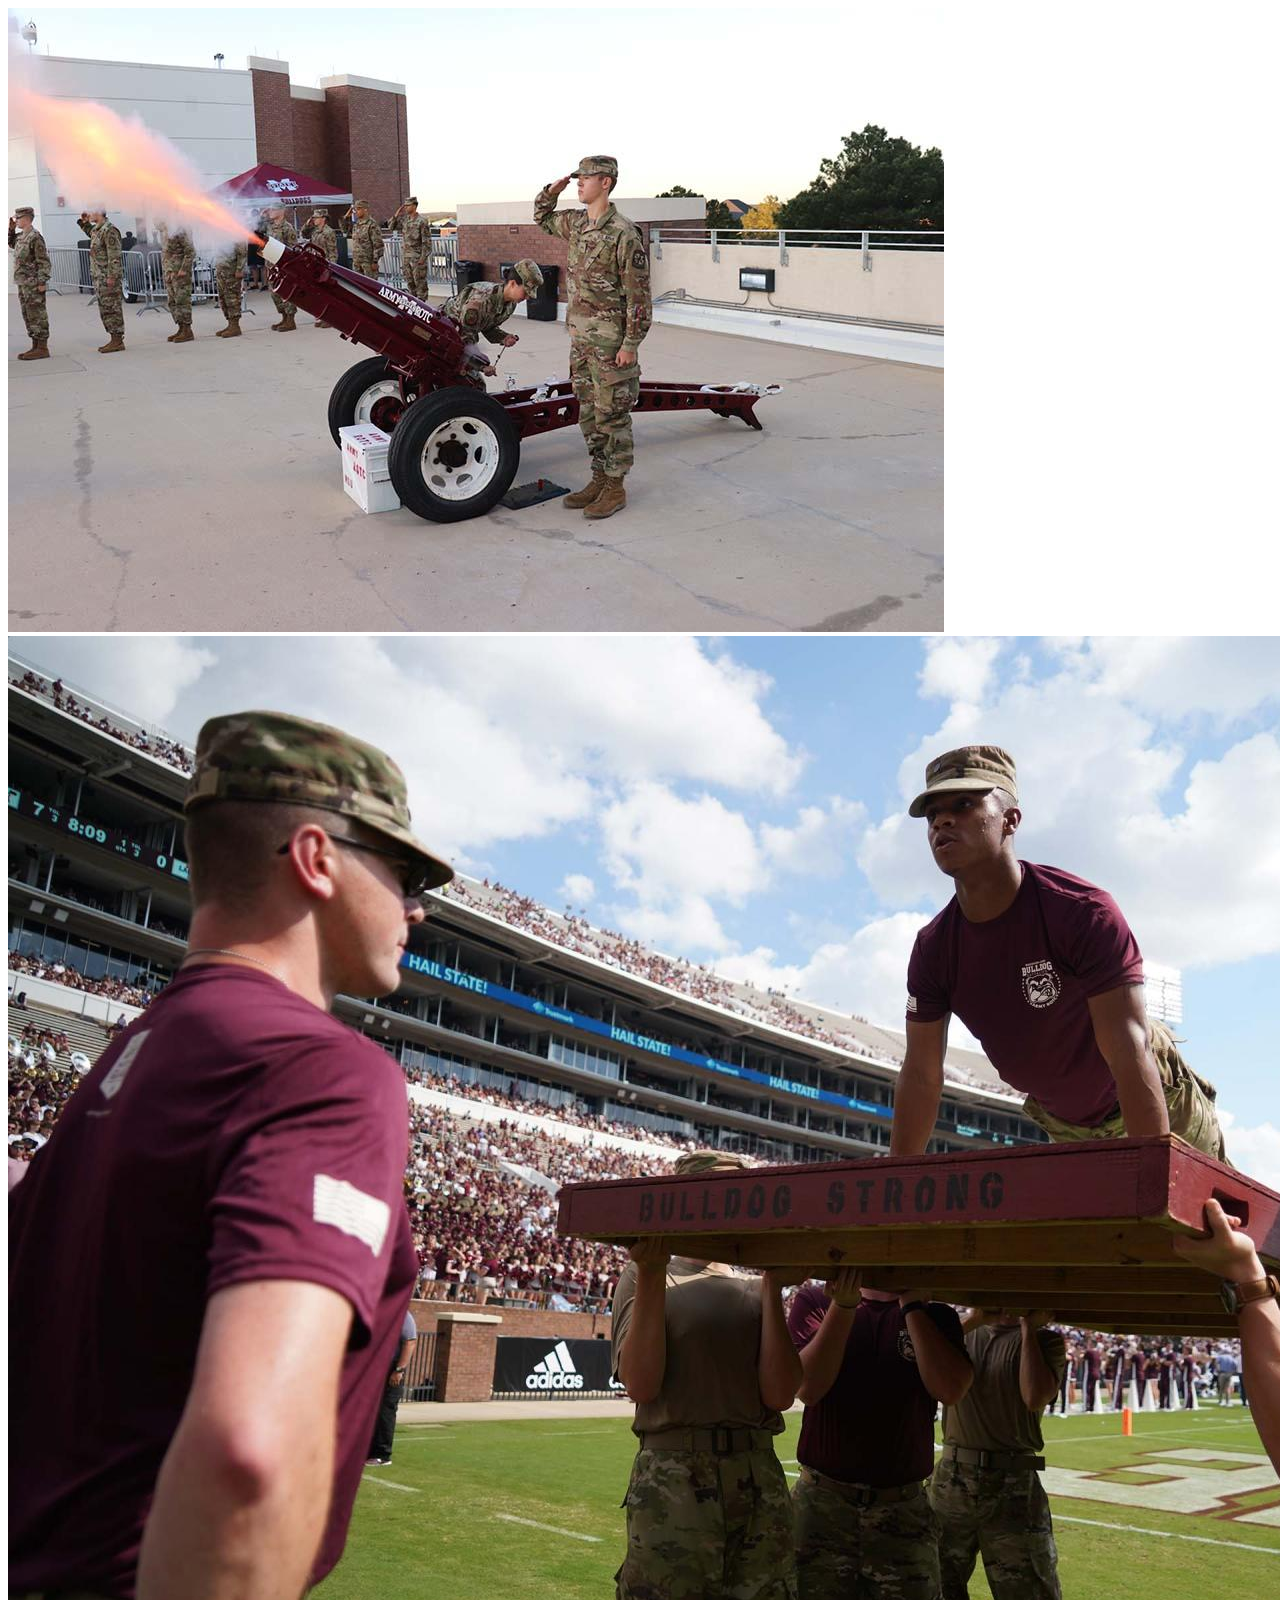
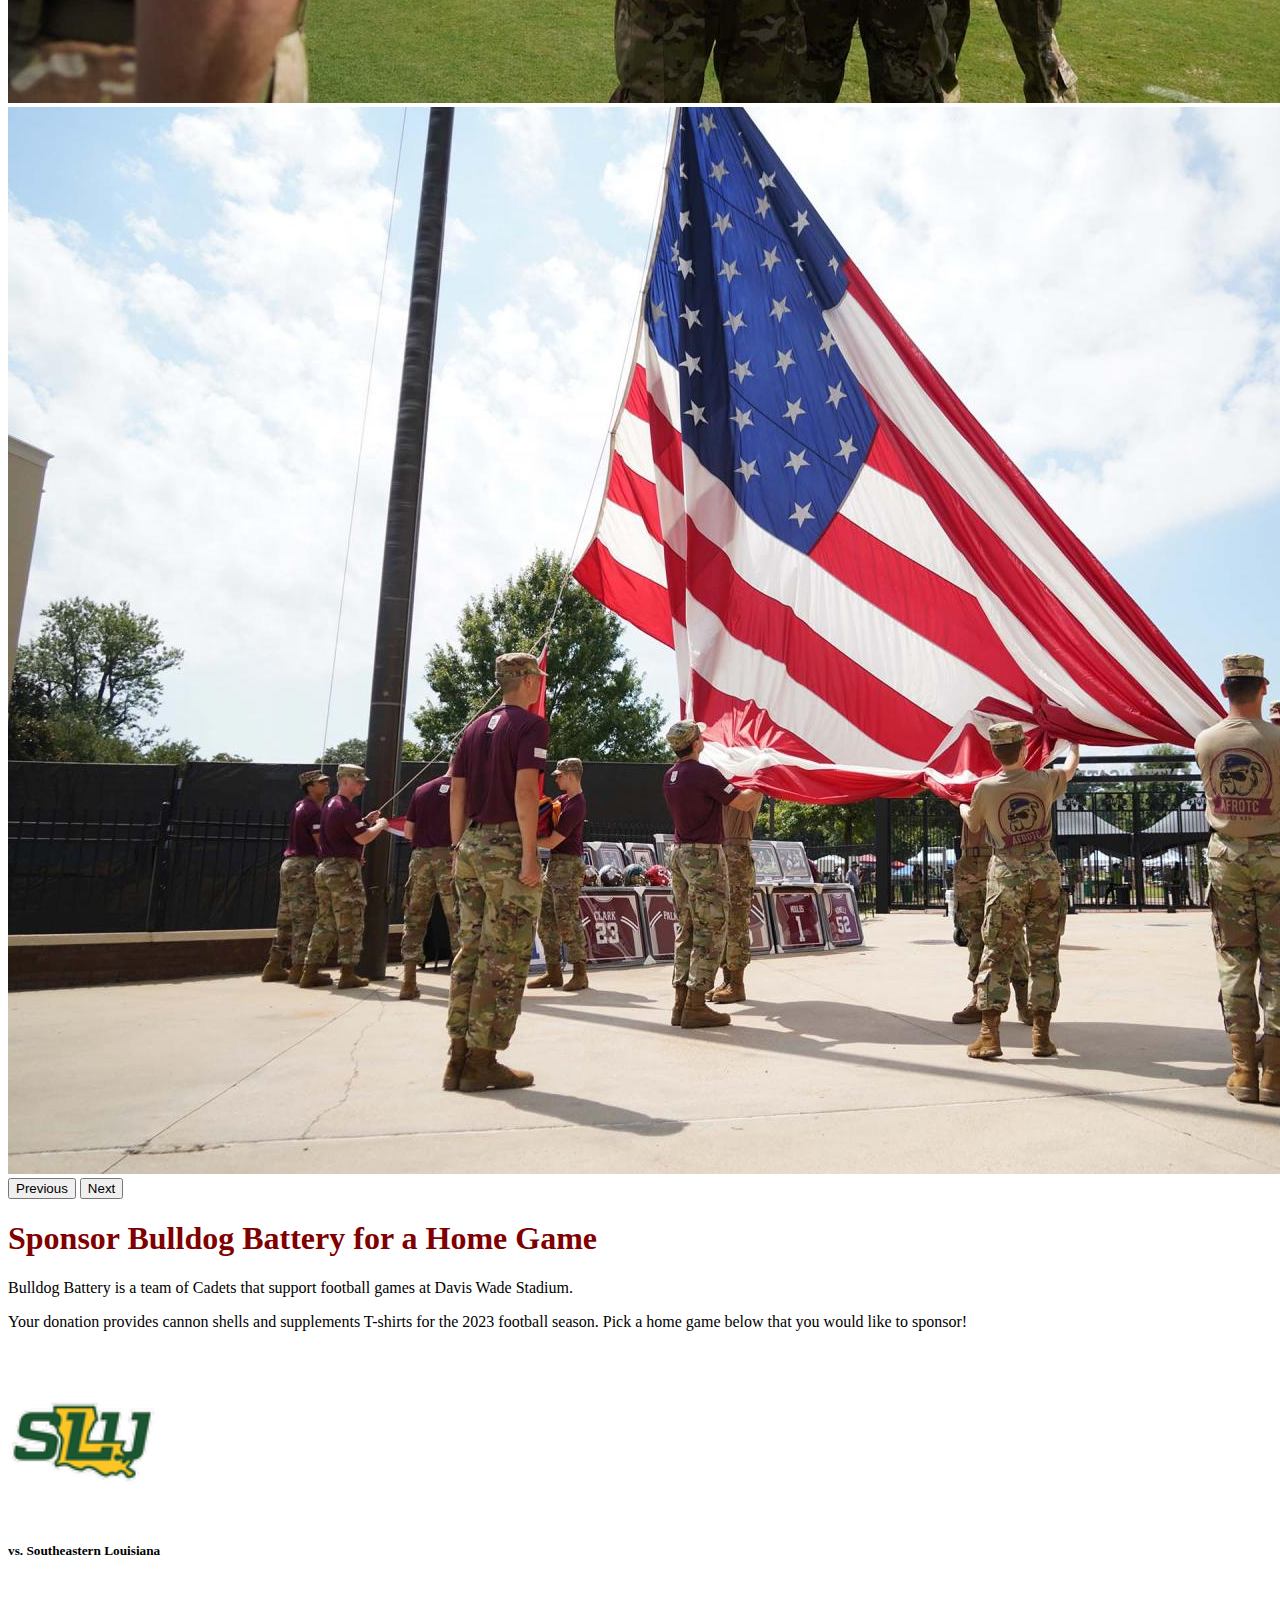
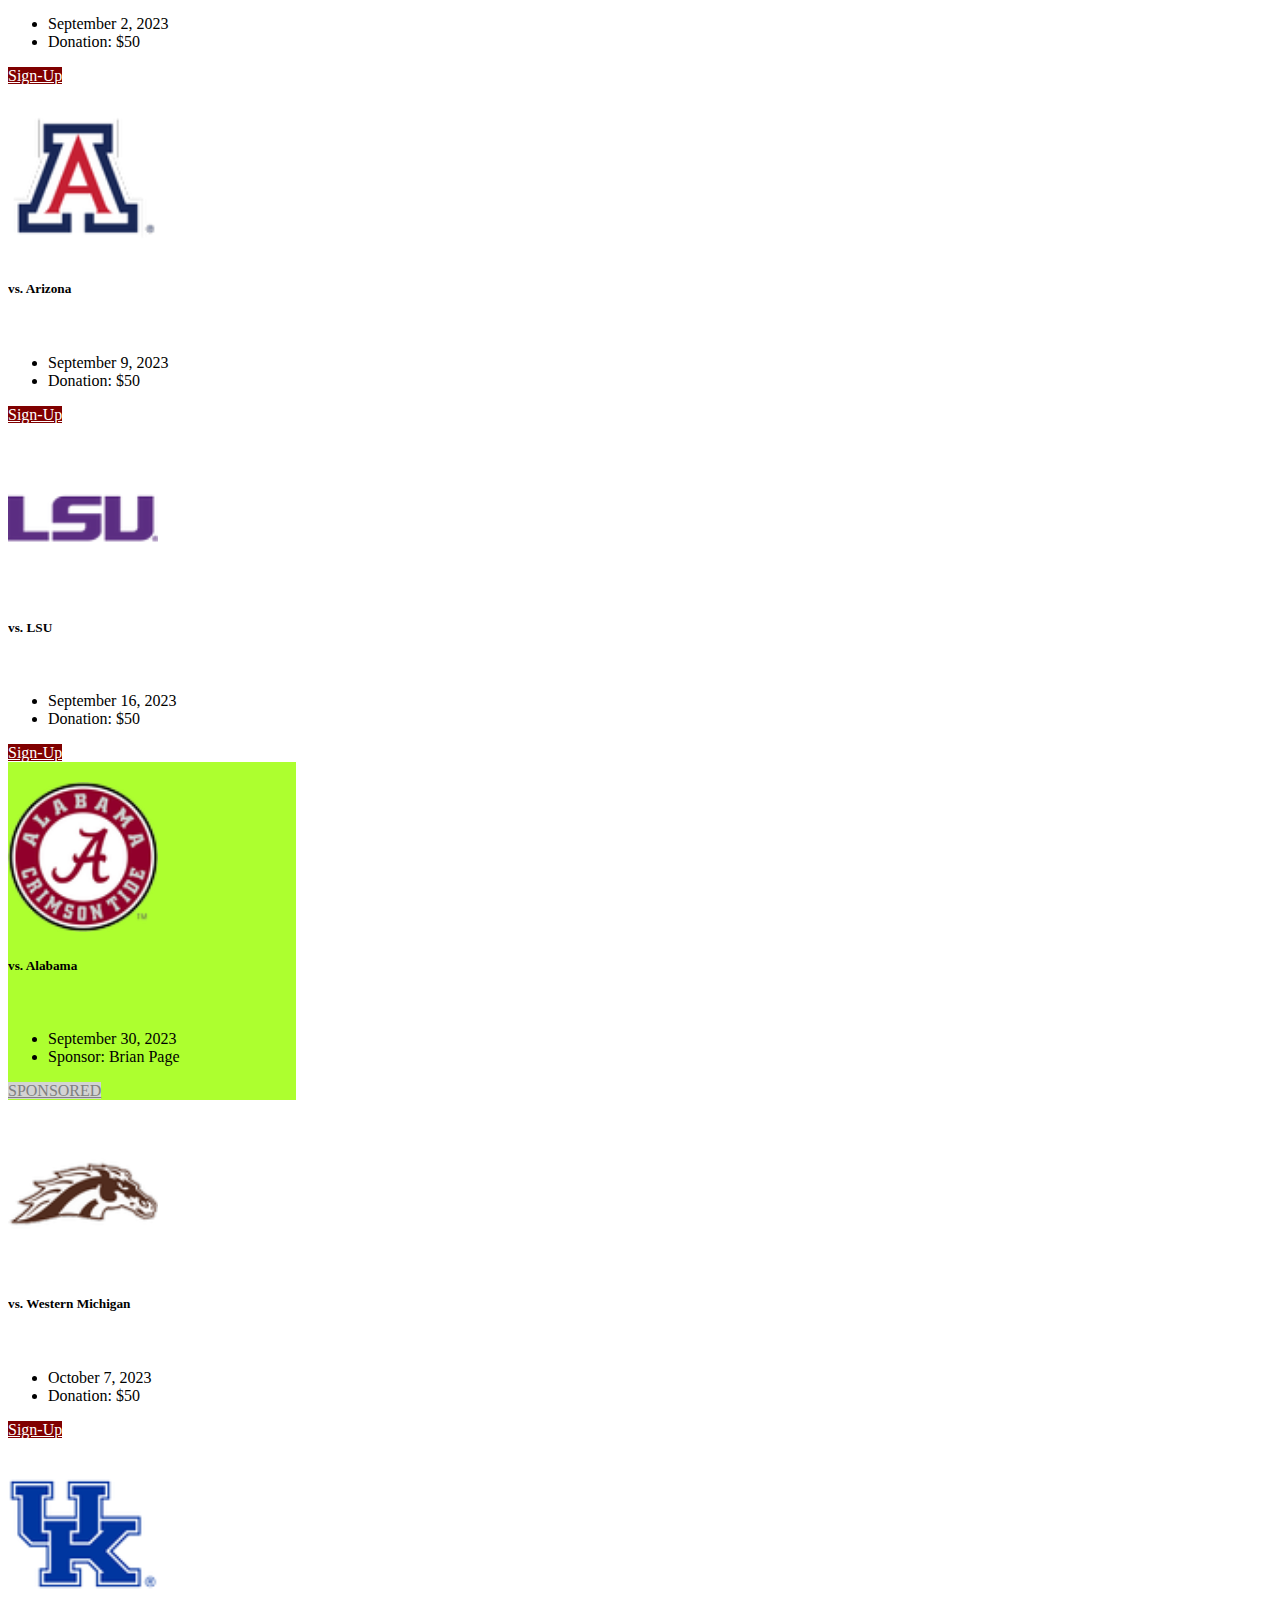
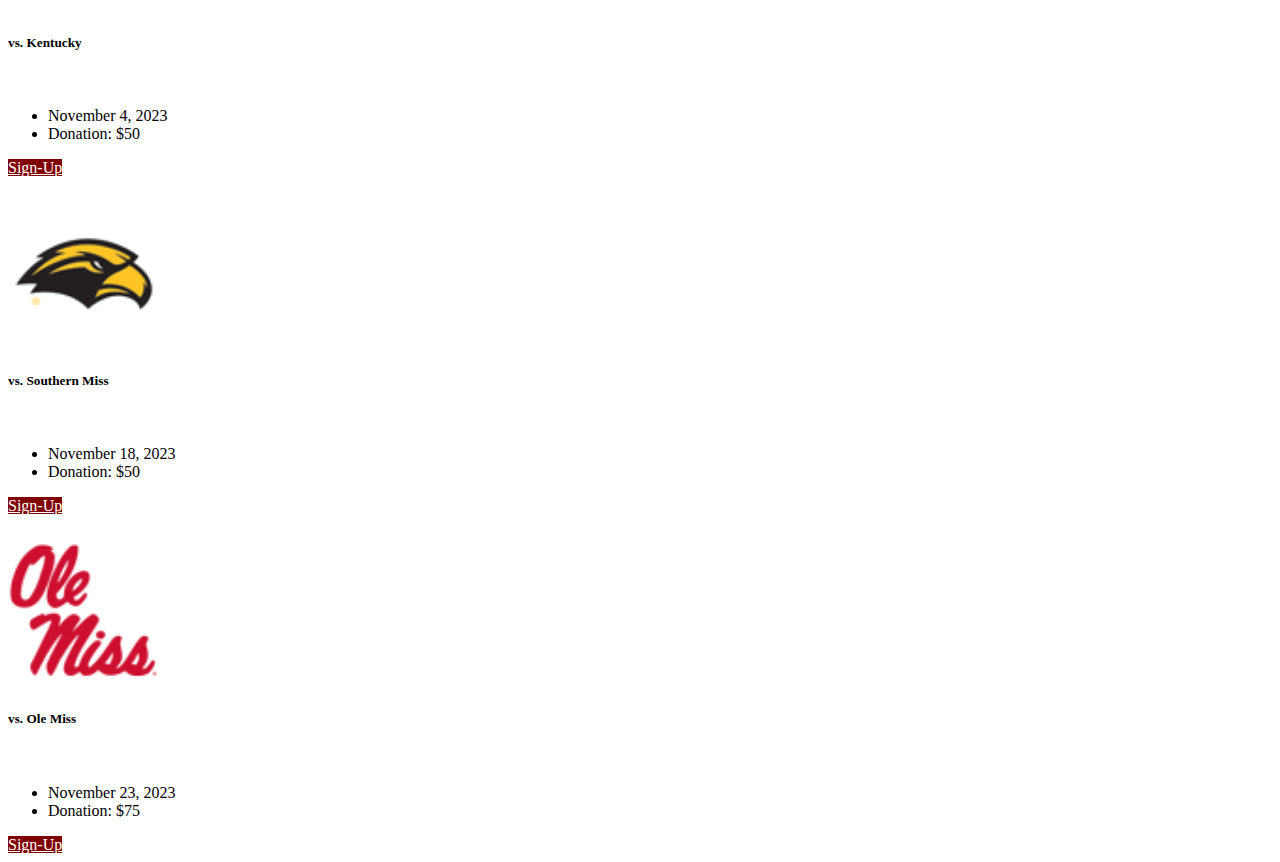
<file: index.html>
<!DOCTYPE html>
<html lang="en">
<head>
    <meta charset="UTF-8">
    <meta name="viewport" content="width=device-width, initial-scale=1.0">
    <link href="https://cdn.jsdelivr.net/npm/bootstrap@5.3.1/dist/css/bootstrap.min.css" rel="stylesheet" integrity="sha384-4bw+/aepP/YC94hEpVNVgiZdgIC5+VKNBQNGCHeKRQN+PtmoHDEXuppvnDJzQIu9" crossorigin="anonymous">
    <script src="https://cdn.jsdelivr.net/npm/bootstrap@5.3.1/dist/js/bootstrap.bundle.min.js" integrity="sha384-HwwvtgBNo3bZJJLYd8oVXjrBZt8cqVSpeBNS5n7C8IVInixGAoxmnlMuBnhbgrkm" crossorigin="anonymous"></script>
    <link rel="stylesheet" href="./css/style.css">
    <title>Sponsor Bulldog Battery</title>
</head>
<body>
   <section id="hero">
    <div class="container col-xxl-8 px-4 py-5">
        <div class="row flex-lg-row-reverse align-items-center g-5 py-5">
          <div class="col-10 col-sm-8 col-lg-6">
            <div id="carouselExampleRide" class="carousel slide" data-bs-ride="carousel">
                <div class="carousel-inner">
                  <div class="carousel-item active">
                    <img src="./assets/images/bulldog-battery-1.jpeg" class="d-block w-100" alt="...">
                  </div>
                  <div class="carousel-item">
                    <img src="./assets/images/bulldog-battery-4.jpeg" class="d-block w-100" alt="...">
                  </div>
                  <div class="carousel-item">
                    <img src="./assets/images/bulldog-battery-3.jpeg" class="d-block w-100" alt="...">
                  </div>
                </div>
                <button class="carousel-control-prev" type="button" data-bs-target="#carouselExampleRide" data-bs-slide="prev">
                  <span class="carousel-control-prev-icon" aria-hidden="true"></span>
                  <span class="visually-hidden">Previous</span>
                </button>
                <button class="carousel-control-next" type="button" data-bs-target="#carouselExampleRide" data-bs-slide="next">
                  <span class="carousel-control-next-icon" aria-hidden="true"></span>
                  <span class="visually-hidden">Next</span>
                </button>
              </div>
          </div>
          <div class="col-lg-6">
            <h1 class="display-5 fw-bold lh-1 mb-3 maroon-headline">Sponsor Bulldog Battery for a Home Game</h1>
            <p class="lead">Bulldog Battery is a team of Cadets that support football games at Davis Wade Stadium.</p>
            <p class="lead">Your donation provides cannon shells and supplements T-shirts for the 2023 football season. Pick a home game below that you would like to sponsor!</p>
          </div>
        </div>
      </div>
    </section>
    
    <section id="schedule">
        <div class="container col-xxl-12">
            <div class="row justify-content-center align-items-center g-5 px-0 py-5">
                <div class="card m-2 align-items-center" style="width: 18rem;">
                    <img src="./assets/images/SLU.png" class="card-img-top card-img-resized" alt="...">
                    <div class="card-body text-center">
                        <h5 class="card-title-fixed">vs. Southeastern Louisiana</h5>
                        <ul class="list-group list-group-flush py-2">
                            <li class="list-group-item">September 2, 2023</li>
                            <li class="list-group-item fw-bold">Donation: $50</li>
                          </ul>
                      <a href="https://forms.gle/KsX8EzpzRfQULFsdA" target="_blank" class="btn btn-maroon">Sign-Up</a>
                    </div>
                  </div>
                  <div class="card m-2 align-items-center" style="width: 18rem;">
                    <img src="./assets/images/arizona.png" class="card-img-top card-img-resized" alt="...">
                    <div class="card-body text-center">
                        <h5 class="card-title-fixed">vs. Arizona</h5>
                        <ul class="list-group list-group-flush py-2">
                            <li class="list-group-item">September 9, 2023</li>
                            <li class="list-group-item fw-bold">Donation: $50</li>
                          </ul>
                      <a href="https://forms.gle/KsX8EzpzRfQULFsdA" target="_blank" class="btn btn-maroon">Sign-Up</a>
                    </div>
                  </div>
                  <div class="card m-2 align-items-center" style="width: 18rem;">
                    <img src="./assets/images/lsu.png" class="card-img-top card-img-resized" alt="...">
                    <div class="card-body text-center">
                        <h5 class="card-title-fixed">vs. LSU</h5>
                        <ul class="list-group list-group-flush py-2">
                            <li class="list-group-item">September 16, 2023</li>
                            <li class="list-group-item fw-bold">Donation: $50</li>
                          </ul>
                      <a href="https://forms.gle/KsX8EzpzRfQULFsdA" target="_blank" class="btn btn-maroon">Sign-Up</a>
                    </div>
                  </div>
                  <div class="card m-2 align-items-center sponsored-background" style="width: 18rem;">
                    <img src="./assets/images/alabama.png" class="card-img-top card-img-resized" alt="...">
                    <div class="card-body text-center">
                        <h5 class="card-title-fixed">vs. Alabama</h5>
                        <ul class="list-group list-group-flush py-2">
                            <li class="list-group-item">September 30, 2023</li>
                            <li class="list-group-item fw-bold">Sponsor: Brian Page</li>
                          </ul>
                      <a href="#" class="btn btn-light-grey">SPONSORED</a>
                    </div>
                  </div>
            </div>
        </div>

        <div class="container col-xxl-12">
            <div class="row justify-content-center align-items-center g-5 px-5 py-5">
                <div class="card m-2 align-items-center" style="width: 18rem;">
                    <img src="./assets/images/western-michigan.png" class="card-img-top card-img-resized" alt="...">
                    <div class="card-body text-center">
                        <h5 class="card-title-fixed">vs. Western Michigan</h5>
                        <ul class="list-group list-group-flush py-2">
                            <li class="list-group-item">October 7, 2023</li>
                            <li class="list-group-item fw-bold">Donation: $50</li>
                          </ul>
                      <a href="https://forms.gle/KsX8EzpzRfQULFsdA" target="_blank" class="btn btn-maroon">Sign-Up</a>
                    </div>
                  </div>
                  <div class="card m-2 align-items-center" style="width: 18rem;">
                    <img src="./assets/images/kentucky.png" class="card-img-top card-img-resized" alt="...">
                    <div class="card-body text-center">
                        <h5 class="card-title-fixed">vs. Kentucky</h5>
                        <ul class="list-group list-group-flush py-2">
                            <li class="list-group-item">November 4, 2023</li>
                            <li class="list-group-item fw-bold">Donation: $50</li>
                        </ul>
                      <a href="https://forms.gle/KsX8EzpzRfQULFsdA" target="_blank" class="btn btn-maroon">Sign-Up</a>
                    </div>
                  </div>
                  <div class="card m-2 align-items-center" style="width: 18rem;">
                    <img src="./assets/images/southern-miss.png" class="card-img-top card-img-resized" alt="...">
                    <div class="card-body text-center">
                        <h5 class="card-title-fixed">vs. Southern Miss</h5>
                        <ul class="list-group list-group-flush py-2">
                            <li class="list-group-item">November 18, 2023</li>
                            <li class="list-group-item fw-bold">Donation: $50</li>
                          </ul>
                      <a href="https://forms.gle/KsX8EzpzRfQULFsdA" target="_blank" class="btn btn-maroon">Sign-Up</a>
                    </div>
                  </div>
                  <div class="card m-2 align-items-center" style="width: 18rem;">
                    <img src="./assets/images/ole-miss.png" class="card-img-top card-img-resized" alt="...">
                    <div class="card-body text-center">
                        <h5 class="card-title-fixed">vs. Ole Miss</h5>
                        <ul class="list-group list-group-flush py-2">
                            <li class="list-group-item">November 23, 2023</li>
                            <li class="list-group-item fw-bold">Donation: $75</li>
                          </ul>
                      <a href="https://forms.gle/KsX8EzpzRfQULFsdA" target="_blank" class="btn btn-maroon">Sign-Up</a>
                    </div>
                  </div>
            </div>
        </div>
    </section>

      
</body>
</html>
</file>
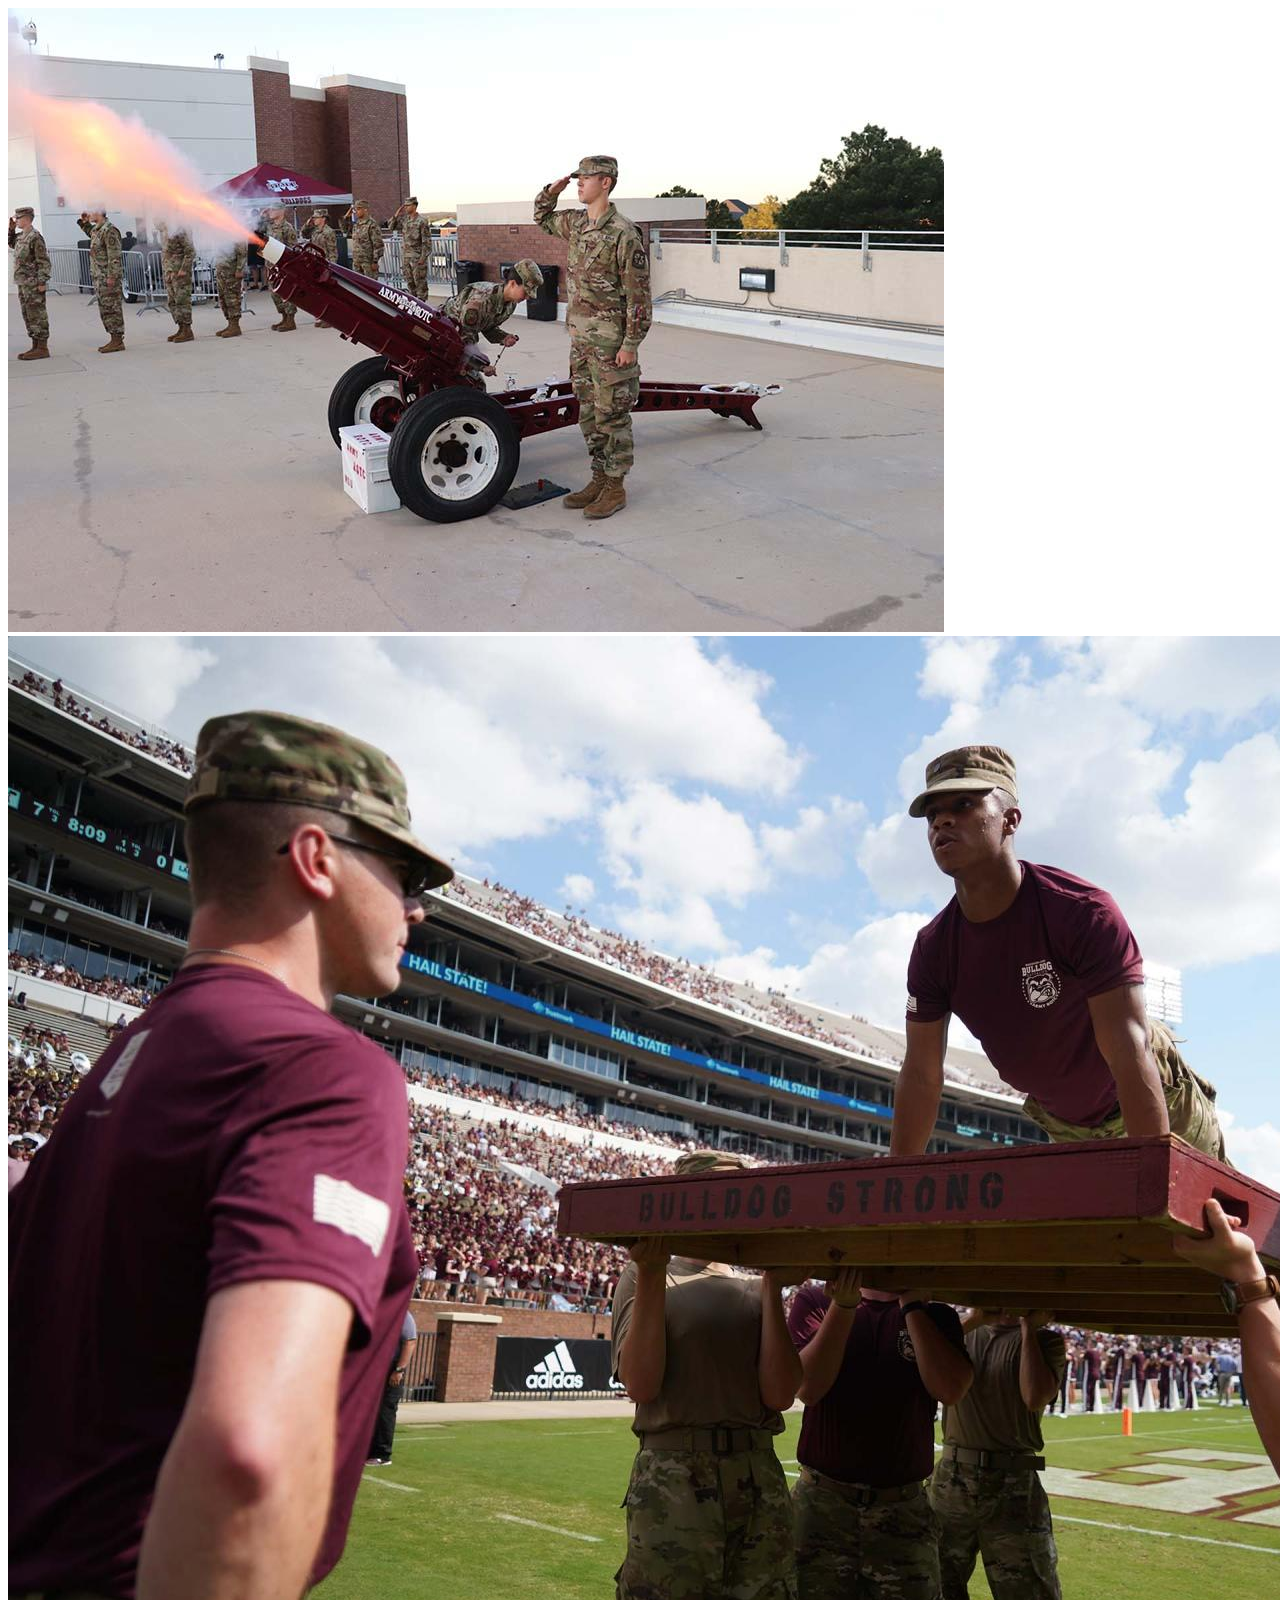
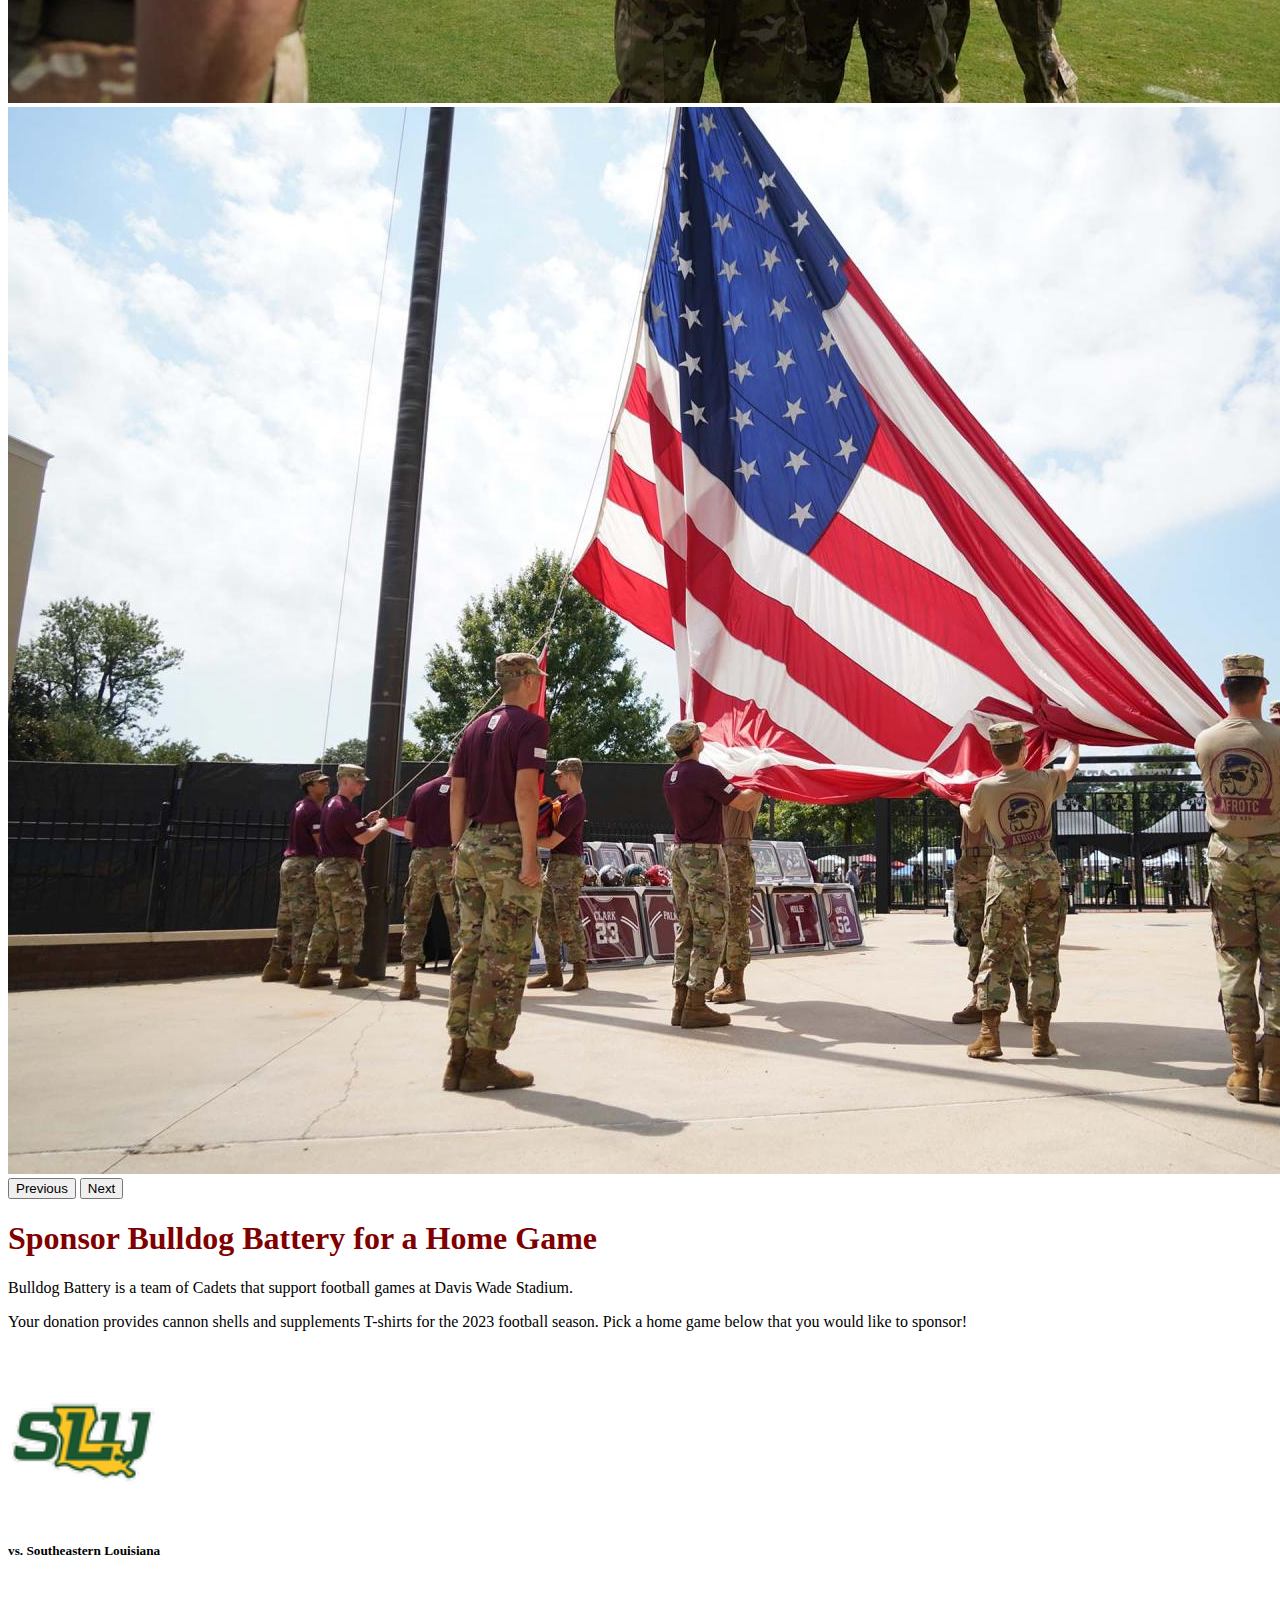
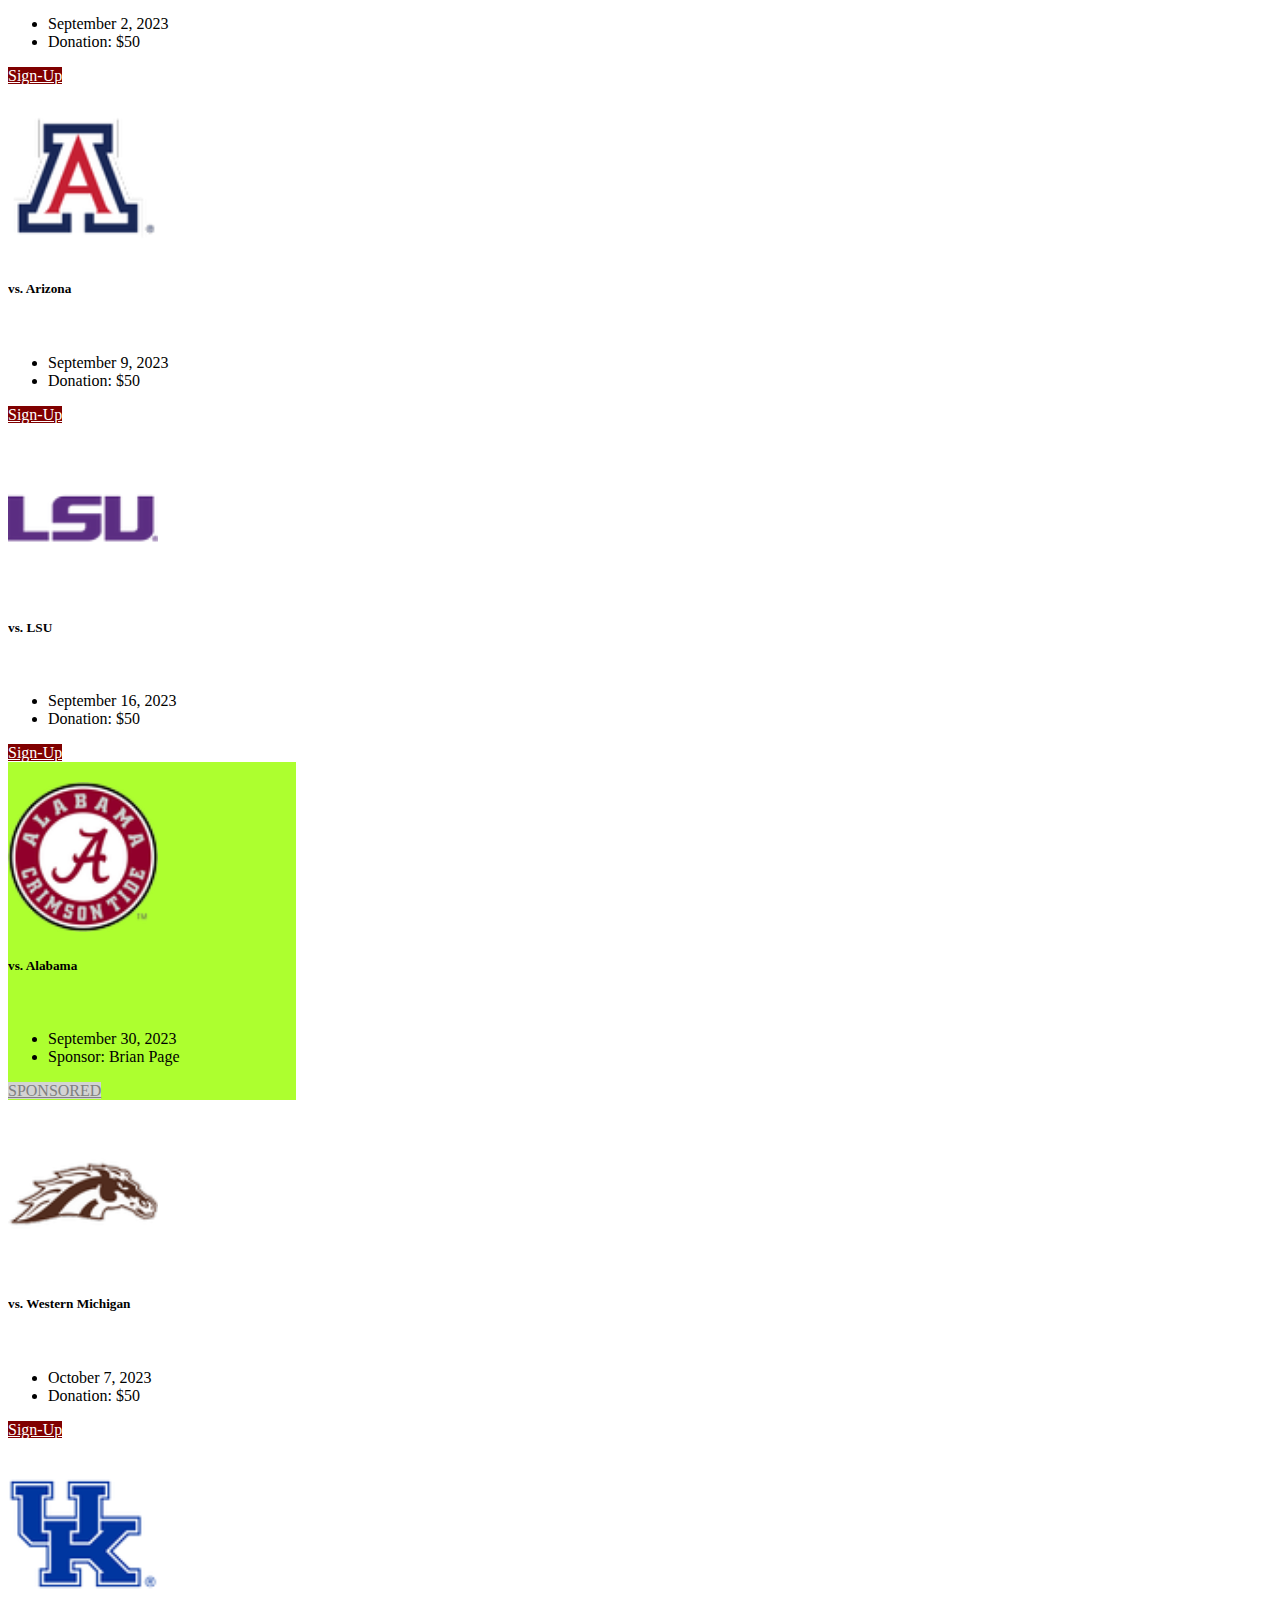
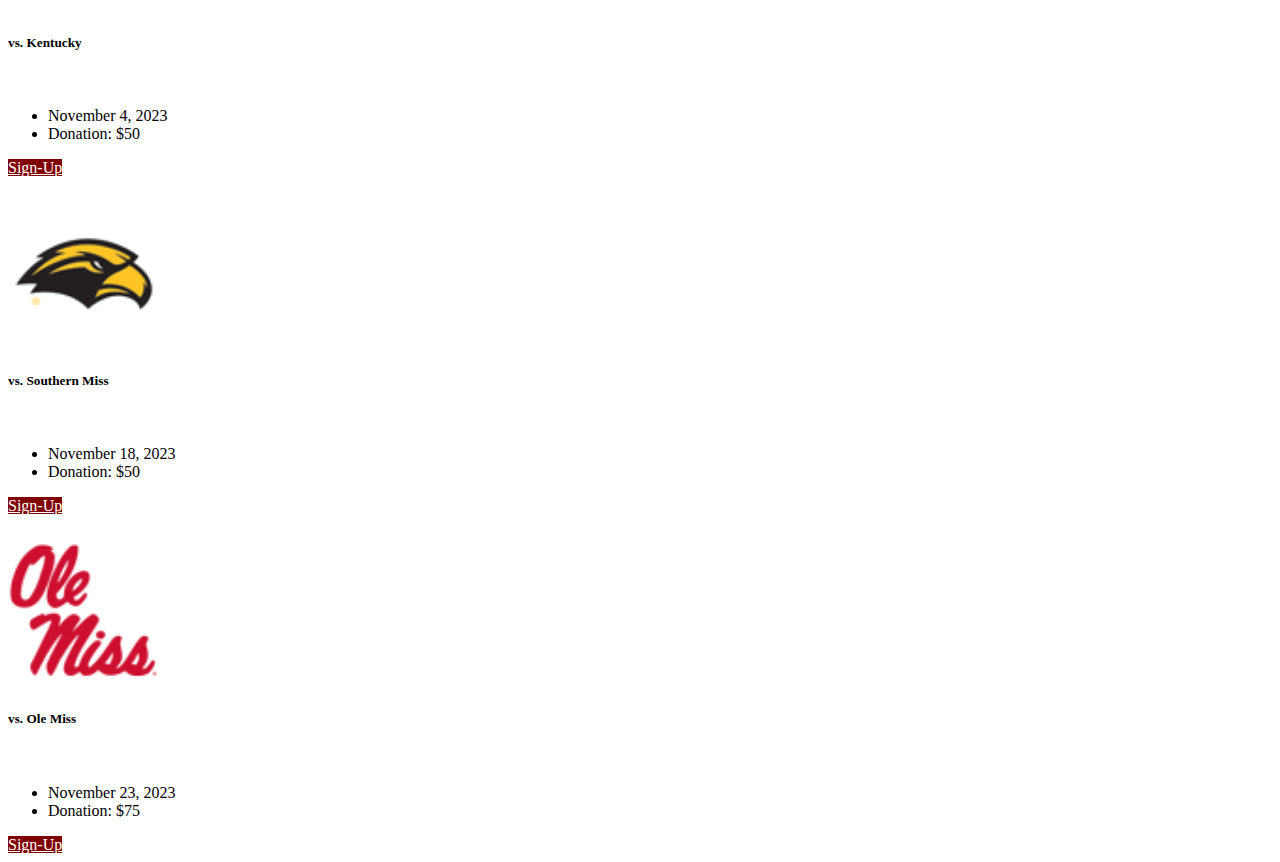
<file: battery-sponsor.html>
<!DOCTYPE html>
<html lang="en">
<head>
    <meta charset="UTF-8">
    <meta name="viewport" content="width=device-width, initial-scale=1.0">
    <link href="https://cdn.jsdelivr.net/npm/bootstrap@5.3.1/dist/css/bootstrap.min.css" rel="stylesheet" integrity="sha384-4bw+/aepP/YC94hEpVNVgiZdgIC5+VKNBQNGCHeKRQN+PtmoHDEXuppvnDJzQIu9" crossorigin="anonymous">
    <script src="https://cdn.jsdelivr.net/npm/bootstrap@5.3.1/dist/js/bootstrap.bundle.min.js" integrity="sha384-HwwvtgBNo3bZJJLYd8oVXjrBZt8cqVSpeBNS5n7C8IVInixGAoxmnlMuBnhbgrkm" crossorigin="anonymous"></script>
    <link rel="stylesheet" href="./css/style.css">
    <title>Sponsor Bulldog Battery</title>
</head>
<body>
   <section id="hero">
    <div class="container col-xxl-8 px-4 py-5">
        <div class="row flex-lg-row-reverse align-items-center g-5 py-5">
          <div class="col-10 col-sm-8 col-lg-6">
            <div id="carouselExampleRide" class="carousel slide" data-bs-ride="carousel">
                <div class="carousel-inner">
                  <div class="carousel-item active">
                    <img src="./assets/images/bulldog-battery-1.jpeg" class="d-block w-100" alt="...">
                  </div>
                  <div class="carousel-item">
                    <img src="./assets/images/bulldog-battery-4.jpeg" class="d-block w-100" alt="...">
                  </div>
                  <div class="carousel-item">
                    <img src="./assets/images/bulldog-battery-3.jpeg" class="d-block w-100" alt="...">
                  </div>
                </div>
                <button class="carousel-control-prev" type="button" data-bs-target="#carouselExampleRide" data-bs-slide="prev">
                  <span class="carousel-control-prev-icon" aria-hidden="true"></span>
                  <span class="visually-hidden">Previous</span>
                </button>
                <button class="carousel-control-next" type="button" data-bs-target="#carouselExampleRide" data-bs-slide="next">
                  <span class="carousel-control-next-icon" aria-hidden="true"></span>
                  <span class="visually-hidden">Next</span>
                </button>
              </div>
          </div>
          <div class="col-lg-6">
            <h1 class="display-5 fw-bold lh-1 mb-3 maroon-headline">Sponsor Bulldog Battery for a Home Game</h1>
            <p class="lead">Bulldog Battery is a team of Cadets that support football games at Davis Wade Stadium.</p>
            <p class="lead">Your donation provides cannon shells and supplements T-shirts for the 2023 football season. Pick a home game below that you would like to sponsor!</p>
          </div>
        </div>
      </div>
    </section>
    
    <section id="schedule">
        <div class="container col-xxl-12">
            <div class="row justify-content-center align-items-center g-5 px-0 py-5">
                <div class="card m-2 align-items-center" style="width: 18rem;">
                    <img src="./assets/images/SLU.png" class="card-img-top card-img-resized" alt="...">
                    <div class="card-body text-center">
                        <h5 class="card-title-fixed">vs. Southeastern Louisiana</h5>
                        <ul class="list-group list-group-flush py-2">
                            <li class="list-group-item">September 2, 2023</li>
                            <li class="list-group-item fw-bold">Donation: $50</li>
                          </ul>
                      <a href="https://forms.gle/KsX8EzpzRfQULFsdA" target="_blank" class="btn btn-maroon">Sign-Up</a>
                    </div>
                  </div>
                  <div class="card m-2 align-items-center" style="width: 18rem;">
                    <img src="./assets/images/arizona.png" class="card-img-top card-img-resized" alt="...">
                    <div class="card-body text-center">
                        <h5 class="card-title-fixed">vs. Arizona</h5>
                        <ul class="list-group list-group-flush py-2">
                            <li class="list-group-item">September 9, 2023</li>
                            <li class="list-group-item fw-bold">Donation: $50</li>
                          </ul>
                      <a href="https://forms.gle/KsX8EzpzRfQULFsdA" target="_blank" class="btn btn-maroon">Sign-Up</a>
                    </div>
                  </div>
                  <div class="card m-2 align-items-center" style="width: 18rem;">
                    <img src="./assets/images/lsu.png" class="card-img-top card-img-resized" alt="...">
                    <div class="card-body text-center">
                        <h5 class="card-title-fixed">vs. LSU</h5>
                        <ul class="list-group list-group-flush py-2">
                            <li class="list-group-item">September 16, 2023</li>
                            <li class="list-group-item fw-bold">Donation: $50</li>
                          </ul>
                      <a href="https://forms.gle/KsX8EzpzRfQULFsdA" target="_blank" class="btn btn-maroon">Sign-Up</a>
                    </div>
                  </div>
                  <div class="card m-2 align-items-center sponsored-background" style="width: 18rem;">
                    <img src="./assets/images/alabama.png" class="card-img-top card-img-resized" alt="...">
                    <div class="card-body text-center">
                        <h5 class="card-title-fixed">vs. Alabama</h5>
                        <ul class="list-group list-group-flush py-2">
                            <li class="list-group-item">September 30, 2023</li>
                            <li class="list-group-item fw-bold">Sponsor: Brian Page</li>
                          </ul>
                      <a href="#" class="btn btn-light-grey">SPONSORED</a>
                    </div>
                  </div>
            </div>
        </div>

        <div class="container col-xxl-12">
            <div class="row justify-content-center align-items-center g-5 px-5 py-5">
                <div class="card m-2 align-items-center" style="width: 18rem;">
                    <img src="./assets/images/western-michigan.png" class="card-img-top card-img-resized" alt="...">
                    <div class="card-body text-center">
                        <h5 class="card-title-fixed">vs. Western Michigan</h5>
                        <ul class="list-group list-group-flush py-2">
                            <li class="list-group-item">October 7, 2023</li>
                            <li class="list-group-item fw-bold">Donation: $50</li>
                          </ul>
                      <a href="https://forms.gle/KsX8EzpzRfQULFsdA" target="_blank" class="btn btn-maroon">Sign-Up</a>
                    </div>
                  </div>
                  <div class="card m-2 align-items-center" style="width: 18rem;">
                    <img src="./assets/images/kentucky.png" class="card-img-top card-img-resized" alt="...">
                    <div class="card-body text-center">
                        <h5 class="card-title-fixed">vs. Kentucky</h5>
                        <ul class="list-group list-group-flush py-2">
                            <li class="list-group-item">November 4, 2023</li>
                            <li class="list-group-item fw-bold">Donation: $50</li>
                        </ul>
                      <a href="https://forms.gle/KsX8EzpzRfQULFsdA" target="_blank" class="btn btn-maroon">Sign-Up</a>
                    </div>
                  </div>
                  <div class="card m-2 align-items-center" style="width: 18rem;">
                    <img src="./assets/images/southern-miss.png" class="card-img-top card-img-resized" alt="...">
                    <div class="card-body text-center">
                        <h5 class="card-title-fixed">vs. Southern Miss</h5>
                        <ul class="list-group list-group-flush py-2">
                            <li class="list-group-item">November 18, 2023</li>
                            <li class="list-group-item fw-bold">Donation: $50</li>
                          </ul>
                      <a href="https://forms.gle/KsX8EzpzRfQULFsdA" target="_blank" class="btn btn-maroon">Sign-Up</a>
                    </div>
                  </div>
                  <div class="card m-2 align-items-center" style="width: 18rem;">
                    <img src="./assets/images/ole-miss.png" class="card-img-top card-img-resized" alt="...">
                    <div class="card-body text-center">
                        <h5 class="card-title-fixed">vs. Ole Miss</h5>
                        <ul class="list-group list-group-flush py-2">
                            <li class="list-group-item">November 23, 2023</li>
                            <li class="list-group-item fw-bold">Donation: $75</li>
                          </ul>
                      <a href="https://forms.gle/KsX8EzpzRfQULFsdA" target="_blank" class="btn btn-maroon">Sign-Up</a>
                    </div>
                  </div>
            </div>
        </div>
    </section>

      
</body>
</html>
</file>
<file: css/style.css>
.btn-maroon {
    background-color: maroon;
    color: white; /* Set the text color to white so it contrasts with the maroon background */
    border: none; /* Optional: Remove the default border */
}

.btn-light-grey {
    background-color: #d3d3d3; /* Light grey background */
    color: grey; /* Light grey text */
    border: none; /* Removes the default border */
}

.card-img-resized {
    width: 150px;
    height: auto; /* Keeps the aspect ratio */
    padding-top: 20px;
}

.sponsored-background {
    background-color: greenyellow;
}

.card-title-fixed {
    min-height: 50px; /* Adjust this value based on your needs */
    max-height: 50px; /* Adjust this value based on your needs */
    overflow: hidden; /* Hide the overflow if it exceeds the max-height */
}

.maroon-headline {
    color: maroon;
}
</file>
